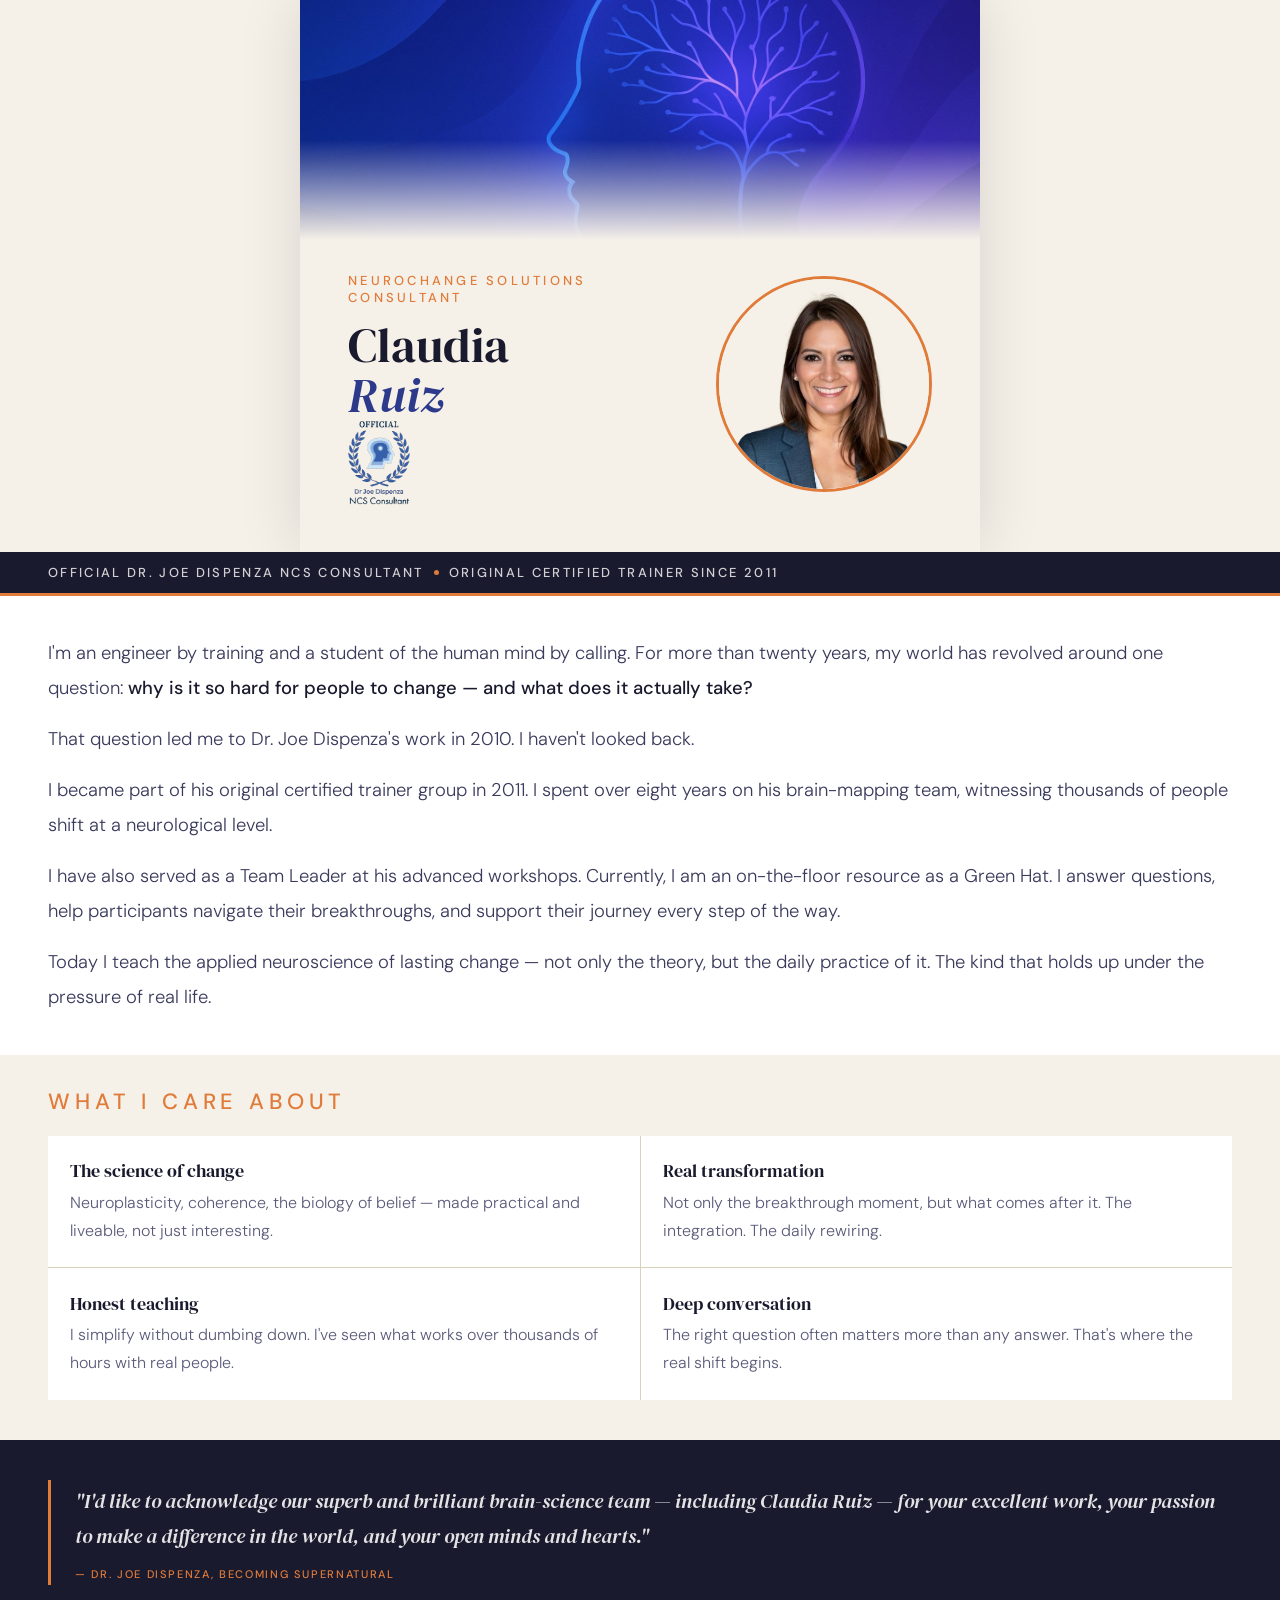
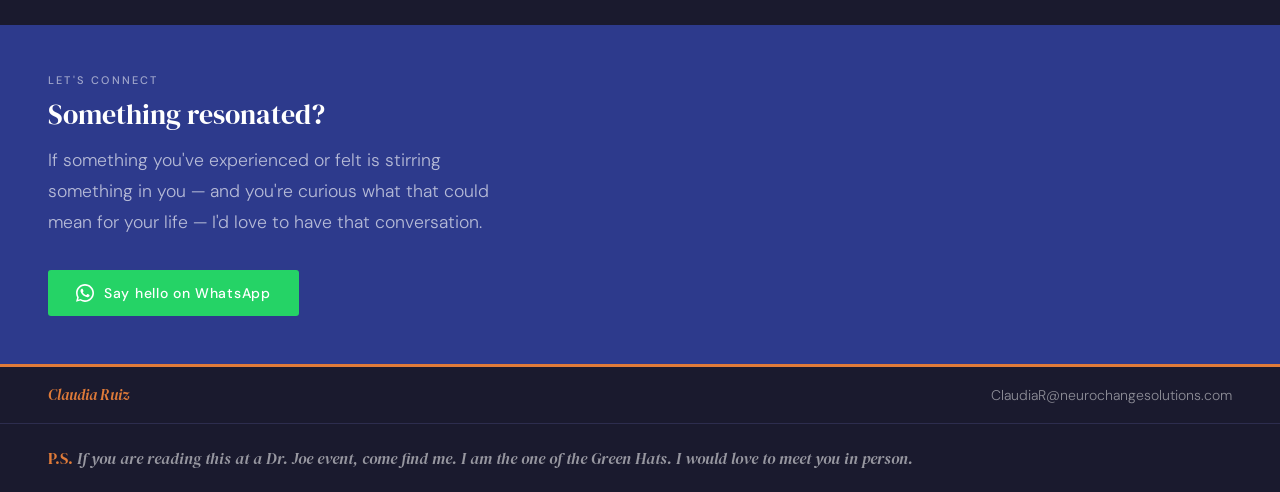
<file: hello.html>
<!DOCTYPE html>
<html lang="en">
<head>
<meta charset="UTF-8">
<meta name="viewport" content="width=device-width, initial-scale=1.0">
<title>Claudia Ruiz | NeuroChange Solutions Consultant</title>
<link href="https://fonts.googleapis.com/css2?family=DM+Serif+Display:ital@0;1&family=DM+Sans:wght@300;400;500&display=swap" rel="stylesheet">
<style>
*{box-sizing:border-box;margin:0;padding:0}
body{font-family:"DM Sans",sans-serif;background:#F5F0E8;color:#1A1A2E;min-height:100vh}
.page{max-width:680px;margin:0 auto;box-shadow:0 0 60px rgba(0,0,0,0.12)}

.hero{height:240px;overflow:hidden;position:relative}
.hero img{width:100%;height:100%;object-fit:cover;object-position:center center;display:block}
.hero-fade{position:absolute;bottom:0;left:0;width:100%;height:100px;background:linear-gradient(to bottom,transparent,#F5F0E8)}

.top{background:#F5F0E8;padding:2rem 0 2.5rem;display:grid;grid-template-columns:1fr auto;align-items:start;gap:2rem}
.greeting{font-size:13px;font-weight:500;letter-spacing:0.25em;text-transform:uppercase;color:#E07B39;margin-bottom:0.85rem}
.name{font-family:"DM Serif Display",serif;font-size:3rem;line-height:1.05;color:#1A1A2E;font-weight:400}
.name em{font-style:italic;color:#2D3A8C}
.photo-wrap{display:flex;flex-direction:column;align-items:center;gap:10px;margin-top:0.25rem}
.shield-center{display:flex;justify-content:center;margin-top:1rem}
.photo{width:216px;height:216px;border-radius:50%;overflow:hidden;border:3px solid #E07B39;flex-shrink:0;background:#F5F0E8}
.photo img{width:100%;height:100%;object-fit:cover;object-position:center top}
.shield{width:62px}

.ncs-bar{background:#1A1A2E;padding:0.75rem 3rem;display:flex;align-items:center;gap:10px;flex-wrap:wrap}
.ncs-bar-text{font-size:13px;font-weight:500;letter-spacing:0.18em;text-transform:uppercase;color:rgba(255,255,255,0.8)}
.ncs-dot{width:5px;height:5px;border-radius:50%;background:#E07B39;flex-shrink:0}

.about{background:#fff;padding:2.5rem 3rem;border-top:3px solid #E07B39}
.about p{font-size:1.15rem;line-height:1.9;color:#3A3A5C;font-weight:300}
.about p+p{margin-top:1rem}
.about strong{font-weight:500;color:#1A1A2E}

.pillars-wrap{background:#F5F0E8;padding:2rem 3rem 2.5rem}
.section-label{font-size:22px;font-weight:500;letter-spacing:0.22em;text-transform:uppercase;color:#E07B39;margin-bottom:1.25rem}
.pillars{display:grid;grid-template-columns:1fr 1fr;gap:1px;background:#D9D0BC}
.pillar{background:#fff;padding:1.4rem}
.pillar-title{font-family:"DM Serif Display",serif;font-size:1.15rem;color:#1A1A2E;margin-bottom:0.35rem}
.pillar-body{font-size:1rem;line-height:1.75;color:#5A5A7A;font-weight:300}

.quote-wrap{background:#1A1A2E;padding:2.5rem 3rem}
.quote-box{border-left:3px solid #E07B39;padding:0.25rem 0 0.25rem 1.5rem}
.quote-text{font-family:"DM Serif Display",serif;font-style:italic;font-size:1.25rem;line-height:1.75;color:rgba(255,255,255,0.88)}
.quote-attr{font-size:11px;font-weight:500;letter-spacing:0.15em;text-transform:uppercase;color:#E07B39;margin-top:0.85rem}

.connect-bar{background:#2D3A8C;padding:3rem}
.connect-label{font-size:11px;font-weight:500;letter-spacing:0.2em;text-transform:uppercase;color:rgba(255,255,255,0.55);margin-bottom:0.5rem}
.connect-heading{font-family:"DM Serif Display",serif;font-size:1.75rem;color:#fff;margin-bottom:0.75rem}
.connect-sub{font-size:1.1rem;color:rgba(255,255,255,0.65);line-height:1.75;font-weight:300;margin-bottom:2rem;max-width:460px}
.btn-wa{display:inline-flex;align-items:center;gap:10px;background:#25D366;color:#fff;padding:14px 28px;border-radius:3px;font-family:"DM Sans",sans-serif;font-size:14px;font-weight:500;letter-spacing:0.05em;text-decoration:none;transition:opacity 0.15s}
.btn-wa:hover{opacity:0.85}
.btn-wa svg{width:18px;height:18px;fill:#fff;flex-shrink:0}

.foot{background:#1A1A2E;padding:1.1rem 3rem;display:flex;justify-content:space-between;align-items:center;border-top:3px solid #E07B39}
.foot-name{font-family:"DM Serif Display",serif;font-style:italic;font-size:0.95rem;color:#E07B39}
.foot-email{font-size:14px;color:rgba(255,255,255,0.5);text-decoration:none;font-weight:300}
.foot-email:hover{color:#E07B39}

@media(max-width:520px){
  .top,.ncs-bar,.about,.pillars-wrap,.quote-wrap,.connect-bar,.foot{padding-left:1.5rem;padding-right:1.5rem}
  .top{grid-template-columns:1fr;gap:0}
  .photo-wrap{flex-direction:row;align-items:center;gap:14px;margin-top:1.5rem}
  .photo{width:160px;height:160px}
  .shield{width:48px}
  .name{font-size:2.4rem}
  .pillars{grid-template-columns:1fr}
  .foot{flex-direction:column;gap:0.4rem;align-items:flex-start}
  .hero{height:180px}
}
</style>
</head>
<body>
<div class="page">

  <div class="hero">
    <img src="[data-uri]" alt="Neural mind illustration">
    <div class="hero-fade"></div>
  </div>

  <div class="top">
    <div class="top-text" style="padding-left:3rem">
      <p class="greeting">NeuroChange Solutions Consultant</p>
      <h1 class="name">Claudia<br><em>Ruiz</em></h1>
      <img src="[data-uri]" alt="Official NCS Consultant badge" class="shield">
    </div>
    <div class="photo-wrap" style="padding-right:3rem">
      <div class="photo">
        <img src="[data-uri]" alt="Claudia Ruiz">
      </div>

    </div>
  </div>

</div>
  </div>

  <div class="ncs-bar">
    <span class="ncs-bar-text">Official Dr. Joe Dispenza NCS Consultant</span>
    <span class="ncs-dot"></span>
    <span class="ncs-bar-text">Original certified trainer since 2011</span>
  </div>

  <div class="about">
    <p>I'm an engineer by training and a student of the human mind by calling. For more than twenty years, my world has revolved around one question: <strong>why is it so hard for people to change — and what does it actually take?</strong></p>
    <p>That question led me to Dr. Joe Dispenza's work in 2010. I haven't looked back.</p>
    <p>I became part of his original certified trainer group in 2011. I spent over eight years on his brain-mapping team, witnessing thousands of people shift at a neurological level.</p>
    <p>I have also served as a Team Leader at his advanced workshops. Currently, I am an on-the-floor resource as a Green Hat. I answer questions, help participants navigate their breakthroughs, and support their journey every step of the way.</p>
    <p>Today I teach the applied neuroscience of lasting change — not only the theory, but the daily practice of it. The kind that holds up under the pressure of real life.</p>
  </div>

  <div class="pillars-wrap">
    <p class="section-label">What I care about</p>
    <div class="pillars">
      <div class="pillar">
        <p class="pillar-title">The science of change</p>
        <p class="pillar-body">Neuroplasticity, coherence, the biology of belief — made practical and liveable, not just interesting.</p>
      </div>
      <div class="pillar">
        <p class="pillar-title">Real transformation</p>
        <p class="pillar-body">Not only the breakthrough moment, but what comes after it. The integration. The daily rewiring.</p>
      </div>
      <div class="pillar">
        <p class="pillar-title">Honest teaching</p>
        <p class="pillar-body">I simplify without dumbing down. I've seen what works over thousands of hours with real people.</p>
      </div>
      <div class="pillar">
        <p class="pillar-title">Deep conversation</p>
        <p class="pillar-body">The right question often matters more than any answer. That's where the real shift begins.</p>
      </div>
    </div>
  </div>

  <div class="quote-wrap">
    <div class="quote-box">
      <p class="quote-text">"I'd like to acknowledge our superb and brilliant brain-science team — including Claudia Ruiz — for your excellent work, your passion to make a difference in the world, and your open minds and hearts."</p>
      <p class="quote-attr">— Dr. Joe Dispenza, Becoming Supernatural</p>
    </div>
  </div>

  <div class="connect-bar">
    <p class="connect-label">Let's connect</p>
    <p class="connect-heading">Something resonated?</p>
    <p class="connect-sub">If something you've experienced or felt is stirring something in you — and you're curious what that could mean for your life — I'd love to have that conversation.</p>
    <a href="https://wa.me/message/G7SIAC56ROKIF1?src=qr" class="btn-wa" target="_blank">
      <svg viewBox="0 0 24 24"><path d="M17.472 14.382c-.297-.149-1.758-.867-2.03-.967-.273-.099-.471-.148-.67.15-.197.297-.767.966-.94 1.164-.173.199-.347.223-.644.075-.297-.15-1.255-.463-2.39-1.475-.883-.788-1.48-1.761-1.653-2.059-.173-.297-.018-.458.13-.606.134-.133.298-.347.446-.52.149-.174.198-.298.298-.497.099-.198.05-.371-.025-.52-.075-.149-.669-1.612-.916-2.207-.242-.579-.487-.5-.669-.51-.173-.008-.371-.01-.57-.01-.198 0-.52.074-.792.372-.272.297-1.04 1.016-1.04 2.479 0 1.462 1.065 2.875 1.213 3.074.149.198 2.096 3.2 5.077 4.487.709.306 1.262.489 1.694.625.712.227 1.36.195 1.871.118.571-.085 1.758-.719 2.006-1.413.248-.694.248-1.289.173-1.413-.074-.124-.272-.198-.57-.347zM12 0C5.373 0 0 5.373 0 12c0 2.124.558 4.122 1.535 5.855L.057 23.5l5.763-1.51A11.935 11.935 0 0 0 12 24c6.627 0 12-5.373 12-12S18.627 0 12 0zm0 21.818c-1.96 0-3.786-.53-5.348-1.452l-.383-.227-3.42.897.912-3.329-.25-.397A9.786 9.786 0 0 1 2.182 12C2.182 6.57 6.57 2.182 12 2.182c5.43 0 9.818 4.388 9.818 9.818 0 5.43-4.388 9.818-9.818 9.818z"/></svg>
      Say hello on WhatsApp
    </a>
  </div>

  <div class="foot">
    <span class="foot-name">Claudia Ruiz</span>
    <a href="mailto:ClaudiaR@neurochangesolutions.com" class="foot-email">ClaudiaR@neurochangesolutions.com</a>
  </div>
  <div style="background:#1A1A2E;padding:1.25rem 3rem;border-top:1px solid #2D2D4E;">
    <p style="font-size:1rem;color:rgba(255,255,255,0.55);font-weight:300;line-height:1.75;font-style:italic;font-family:'DM Serif Display',serif;"><strong style="font-weight:500;color:#E07B39;font-style:normal;">P.S.</strong> If you are reading this at a Dr. Joe event, come find me. I am the one of the Green Hats. I would love to meet you in person.</p>
  </div>

</div>
</body>
</html>
</file>
